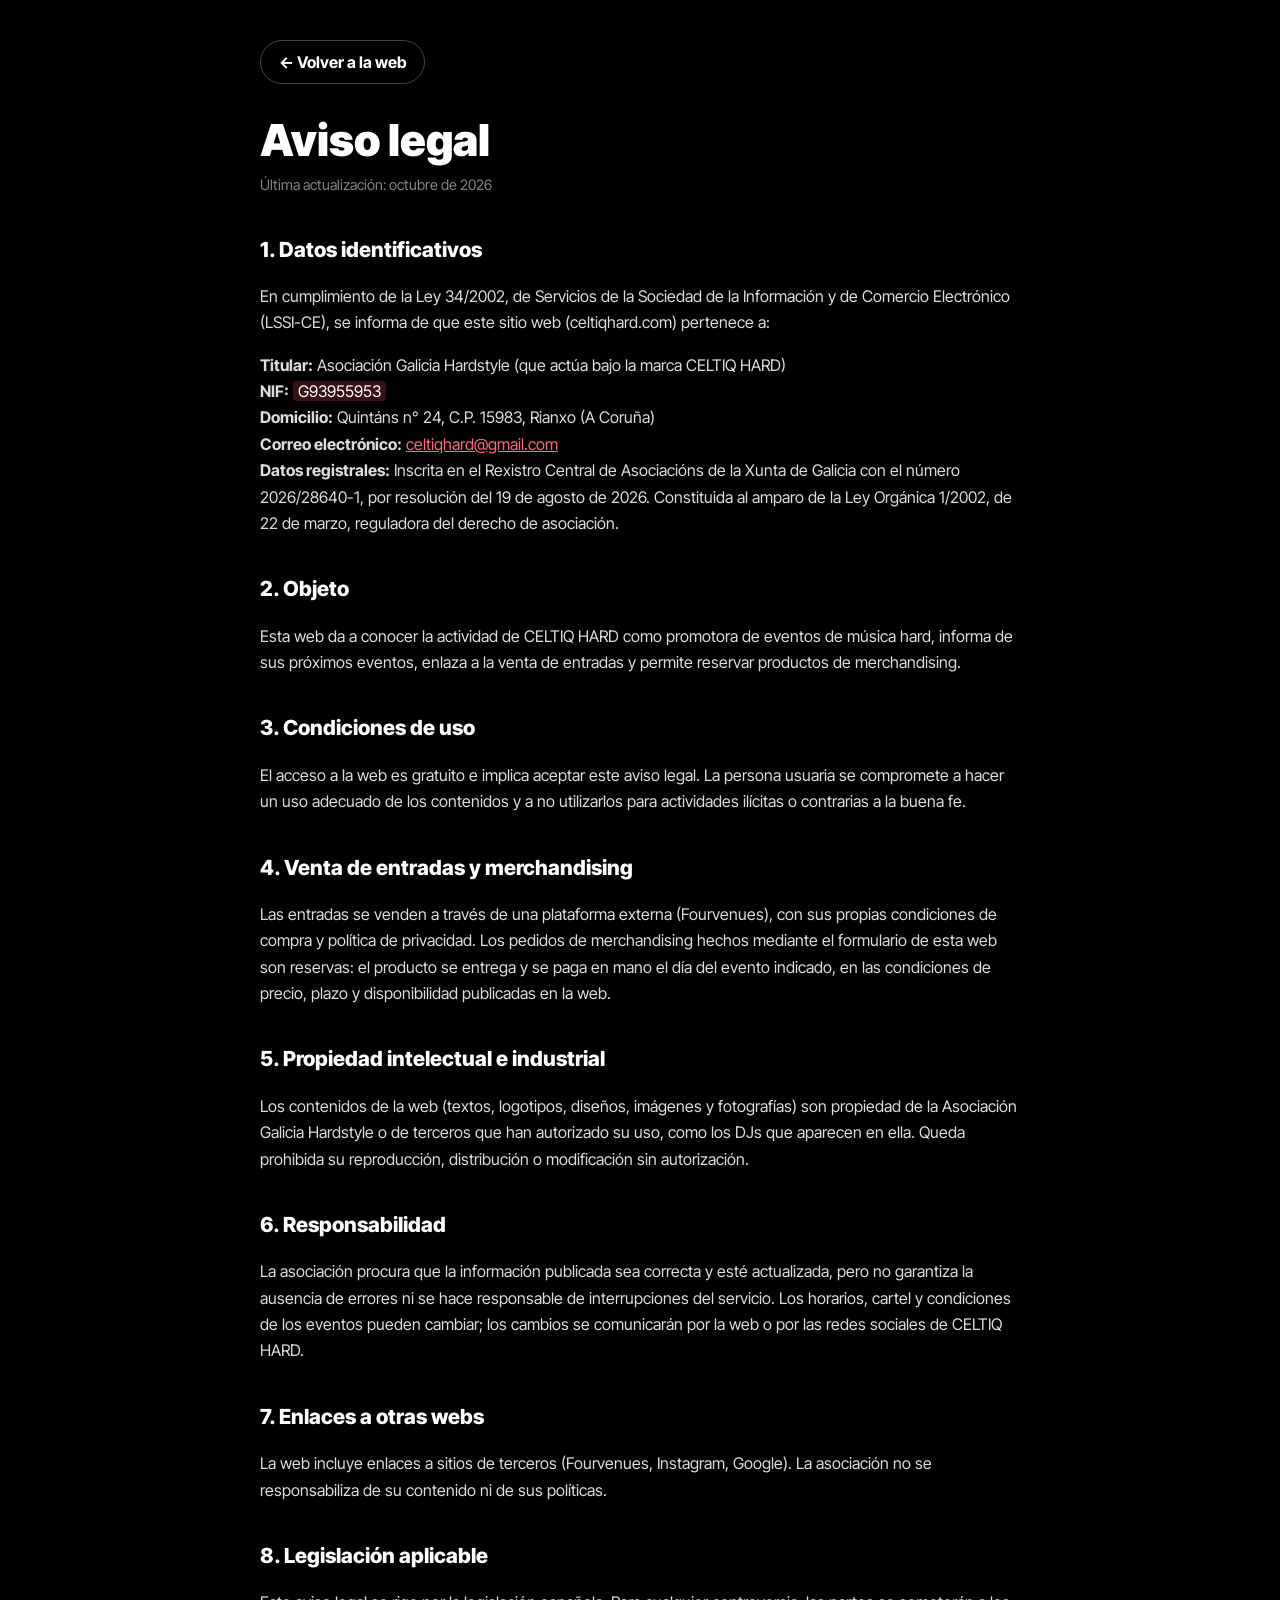
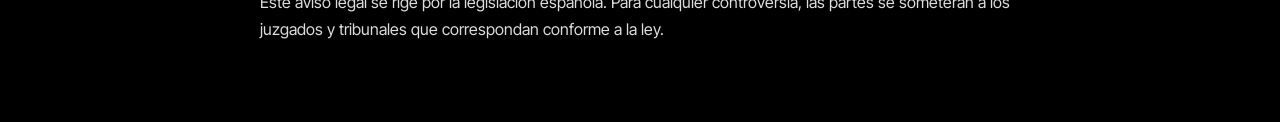
<file: aviso-legal.html>
<!DOCTYPE html>
<html lang="es">
<head>
<meta charset="UTF-8">
<meta name="viewport" content="width=device-width, initial-scale=1, viewport-fit=cover">
<meta name="robots" content="noindex,follow">
<title>Aviso legal | CELTIQ HARD</title>
<link rel="preconnect" href="https://fonts.googleapis.com">
<link href="https://fonts.googleapis.com/css2?family=Inter+Tight:wght@400;600;800;900&display=swap" rel="stylesheet">
<style>
:root{color-scheme:dark}
body{margin:0;background:#000;color:#ddd;font-family:'Inter Tight',system-ui,sans-serif;line-height:1.65;padding:env(safe-area-inset-top,0) 0 env(safe-area-inset-bottom,0)}
main{max-width:760px;margin:0 auto;padding:2.5rem 1.25rem 4rem}
.volver{display:inline-block;color:#fff;text-decoration:none;font-weight:700;margin-bottom:2rem;border:1px solid #444;border-radius:999px;padding:.5rem 1.1rem}
.volver:hover{border-color:#dc3545}
h1{color:#fff;font-size:clamp(2rem,6vw,2.75rem);font-weight:900;line-height:1.1;margin:0 0 .5rem}
h2{color:#fff;font-size:1.3rem;font-weight:800;margin:2.25rem 0 .5rem}
.fecha{opacity:.6;font-size:.9rem;margin:0 0 2rem}
a{color:#ff6b78}
table{width:100%;border-collapse:collapse;font-size:.92rem;margin:1rem 0}
.tabla{overflow-x:auto}
th,td{text-align:left;padding:.6rem;border-bottom:1px solid #333;vertical-align:top}
th{color:#fff}
.pendiente{background:#3a1015;color:#fff;padding:0 .3rem;border-radius:4px}
button{background:#dc3545;color:#fff;border:0;border-radius:999px;padding:.75rem 1.5rem;font:inherit;font-weight:800;cursor:pointer}
</style>
</head>
<body>
<main>
<a class="volver" href="index.html">&larr; Volver a la web</a>
<h1>Aviso legal</h1>
<p class="fecha">Última actualización: octubre de 2026</p>

<h2>1. Datos identificativos</h2>
<p>En cumplimiento de la Ley 34/2002, de Servicios de la Sociedad de la Información y de Comercio Electrónico (LSSI-CE), se informa de que este sitio web (celtiqhard.com) pertenece a:</p>
<p><strong>Titular:</strong> Asociación Galicia Hardstyle (que actúa bajo la marca CELTIQ HARD)<br>
<strong>NIF:</strong> <span class="pendiente">G93955953</span><br>
<strong>Domicilio:</strong> Quintáns n° 24, C.P. 15983, Rianxo (A Coruña) <br>
<strong>Correo electrónico:</strong> <a href="mailto:celtiqhard@gmail.com">celtiqhard@gmail.com</a><br>
<strong>Datos registrales:</strong> Inscrita en el Rexistro Central de Asociacións de la Xunta de Galicia con el número 2026/28640-1, por resolución del 19 de agosto de 2026. Constituida al amparo de la Ley Orgánica 1/2002, de 22 de marzo, reguladora del derecho de asociación.</p>

<h2>2. Objeto</h2>
<p>Esta web da a conocer la actividad de CELTIQ HARD como promotora de eventos de música hard, informa de sus próximos eventos, enlaza a la venta de entradas y permite reservar productos de merchandising.</p>

<h2>3. Condiciones de uso</h2>
<p>El acceso a la web es gratuito e implica aceptar este aviso legal. La persona usuaria se compromete a hacer un uso adecuado de los contenidos y a no utilizarlos para actividades ilícitas o contrarias a la buena fe.</p>

<h2>4. Venta de entradas y merchandising</h2>
<p>Las entradas se venden a través de una plataforma externa (Fourvenues), con sus propias condiciones de compra y política de privacidad. Los pedidos de merchandising hechos mediante el formulario de esta web son reservas: el producto se entrega y se paga en mano el día del evento indicado, en las condiciones de precio, plazo y disponibilidad publicadas en la web.</p>

<h2>5. Propiedad intelectual e industrial</h2>
<p>Los contenidos de la web (textos, logotipos, diseños, imágenes y fotografías) son propiedad de la Asociación Galicia Hardstyle o de terceros que han autorizado su uso, como los DJs que aparecen en ella. Queda prohibida su reproducción, distribución o modificación sin autorización.</p>

<h2>6. Responsabilidad</h2>
<p>La asociación procura que la información publicada sea correcta y esté actualizada, pero no garantiza la ausencia de errores ni se hace responsable de interrupciones del servicio. Los horarios, cartel y condiciones de los eventos pueden cambiar; los cambios se comunicarán por la web o por las redes sociales de CELTIQ HARD.</p>

<h2>7. Enlaces a otras webs</h2>
<p>La web incluye enlaces a sitios de terceros (Fourvenues, Instagram, Google). La asociación no se responsabiliza de su contenido ni de sus políticas.</p>

<h2>8. Legislación aplicable</h2>
<p>Este aviso legal se rige por la legislación española. Para cualquier controversia, las partes se someterán a los juzgados y tribunales que correspondan conforme a la ley.</p>

</main>
</body>
</html>
</file>
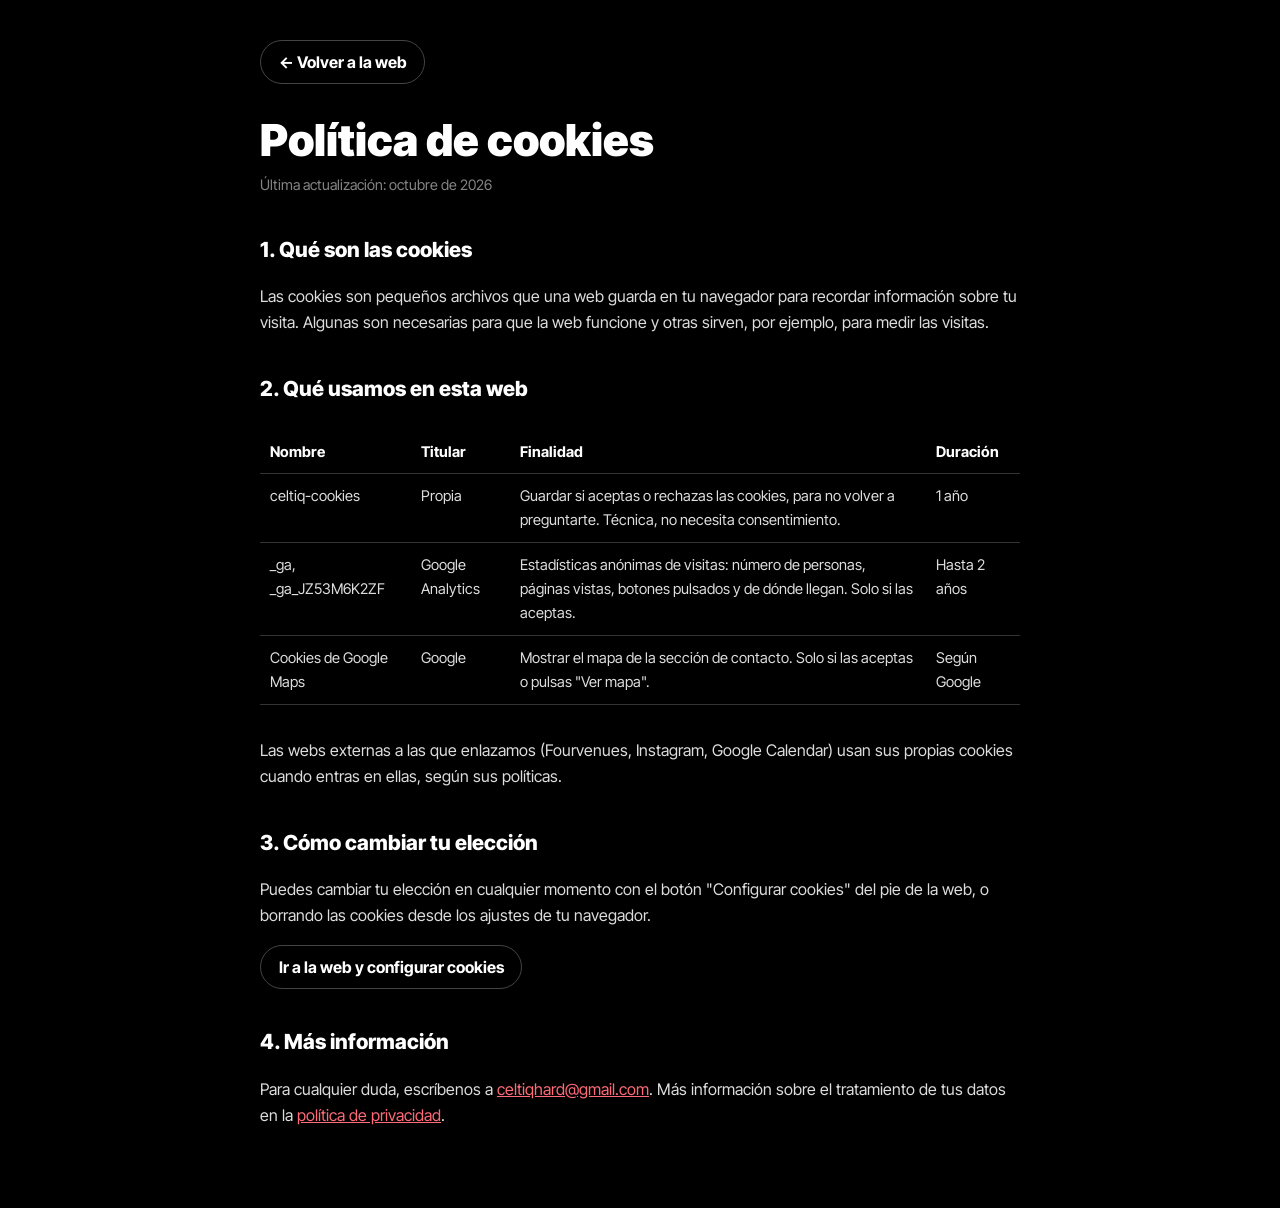
<file: cookies.html>
<!DOCTYPE html>
<html lang="es">
<head>
<meta charset="UTF-8">
<meta name="viewport" content="width=device-width, initial-scale=1, viewport-fit=cover">
<meta name="robots" content="noindex,follow">
<title>Política de cookies | CELTIQ HARD</title>
<link rel="preconnect" href="https://fonts.googleapis.com">
<link href="https://fonts.googleapis.com/css2?family=Inter+Tight:wght@400;600;800;900&display=swap" rel="stylesheet">
<style>
:root{color-scheme:dark}
body{margin:0;background:#000;color:#ddd;font-family:'Inter Tight',system-ui,sans-serif;line-height:1.65;padding:env(safe-area-inset-top,0) 0 env(safe-area-inset-bottom,0)}
main{max-width:760px;margin:0 auto;padding:2.5rem 1.25rem 4rem}
.volver{display:inline-block;color:#fff;text-decoration:none;font-weight:700;margin-bottom:2rem;border:1px solid #444;border-radius:999px;padding:.5rem 1.1rem}
.volver:hover{border-color:#dc3545}
h1{color:#fff;font-size:clamp(2rem,6vw,2.75rem);font-weight:900;line-height:1.1;margin:0 0 .5rem}
h2{color:#fff;font-size:1.3rem;font-weight:800;margin:2.25rem 0 .5rem}
.fecha{opacity:.6;font-size:.9rem;margin:0 0 2rem}
a{color:#ff6b78}
table{width:100%;border-collapse:collapse;font-size:.92rem;margin:1rem 0}
.tabla{overflow-x:auto}
th,td{text-align:left;padding:.6rem;border-bottom:1px solid #333;vertical-align:top}
th{color:#fff}
.pendiente{background:#3a1015;color:#fff;padding:0 .3rem;border-radius:4px}
button{background:#dc3545;color:#fff;border:0;border-radius:999px;padding:.75rem 1.5rem;font:inherit;font-weight:800;cursor:pointer}
</style>
</head>
<body>
<main>
<a class="volver" href="index.html">&larr; Volver a la web</a>
<h1>Política de cookies</h1>
<p class="fecha">Última actualización: octubre de 2026</p>

<h2>1. Qué son las cookies</h2>
<p>Las cookies son pequeños archivos que una web guarda en tu navegador para recordar información sobre tu visita. Algunas son necesarias para que la web funcione y otras sirven, por ejemplo, para medir las visitas.</p>

<h2>2. Qué usamos en esta web</h2>
<div class="tabla"><table>
<thead><tr><th>Nombre</th><th>Titular</th><th>Finalidad</th><th>Duración</th></tr></thead>
<tbody>
<tr><td>celtiq-cookies</td><td>Propia</td><td>Guardar si aceptas o rechazas las cookies, para no volver a preguntarte. Técnica, no necesita consentimiento.</td><td>1 año</td></tr>
<tr><td>_ga, _ga_JZ53M6K2ZF</td><td>Google Analytics</td><td>Estadísticas anónimas de visitas: número de personas, páginas vistas, botones pulsados y de dónde llegan. Solo si las aceptas.</td><td>Hasta 2 años</td></tr>
<tr><td>Cookies de Google Maps</td><td>Google</td><td>Mostrar el mapa de la sección de contacto. Solo si las aceptas o pulsas "Ver mapa".</td><td>Según Google</td></tr>
</tbody>
</table></div>
<p>Las webs externas a las que enlazamos (Fourvenues, Instagram, Google Calendar) usan sus propias cookies cuando entras en ellas, según sus políticas.</p>

<h2>3. Cómo cambiar tu elección</h2>
<p>Puedes cambiar tu elección en cualquier momento con el botón "Configurar cookies" del pie de la web, o borrando las cookies desde los ajustes de tu navegador.</p>
<p><a href="index.html" class="volver" style="margin:0">Ir a la web y configurar cookies</a></p>

<h2>4. Más información</h2>
<p>Para cualquier duda, escríbenos a <a href="mailto:celtiqhard@gmail.com">celtiqhard@gmail.com</a>. Más información sobre el tratamiento de tus datos en la <a href="privacidad.html">política de privacidad</a>.</p>

</main>
</body>
</html>
</file>
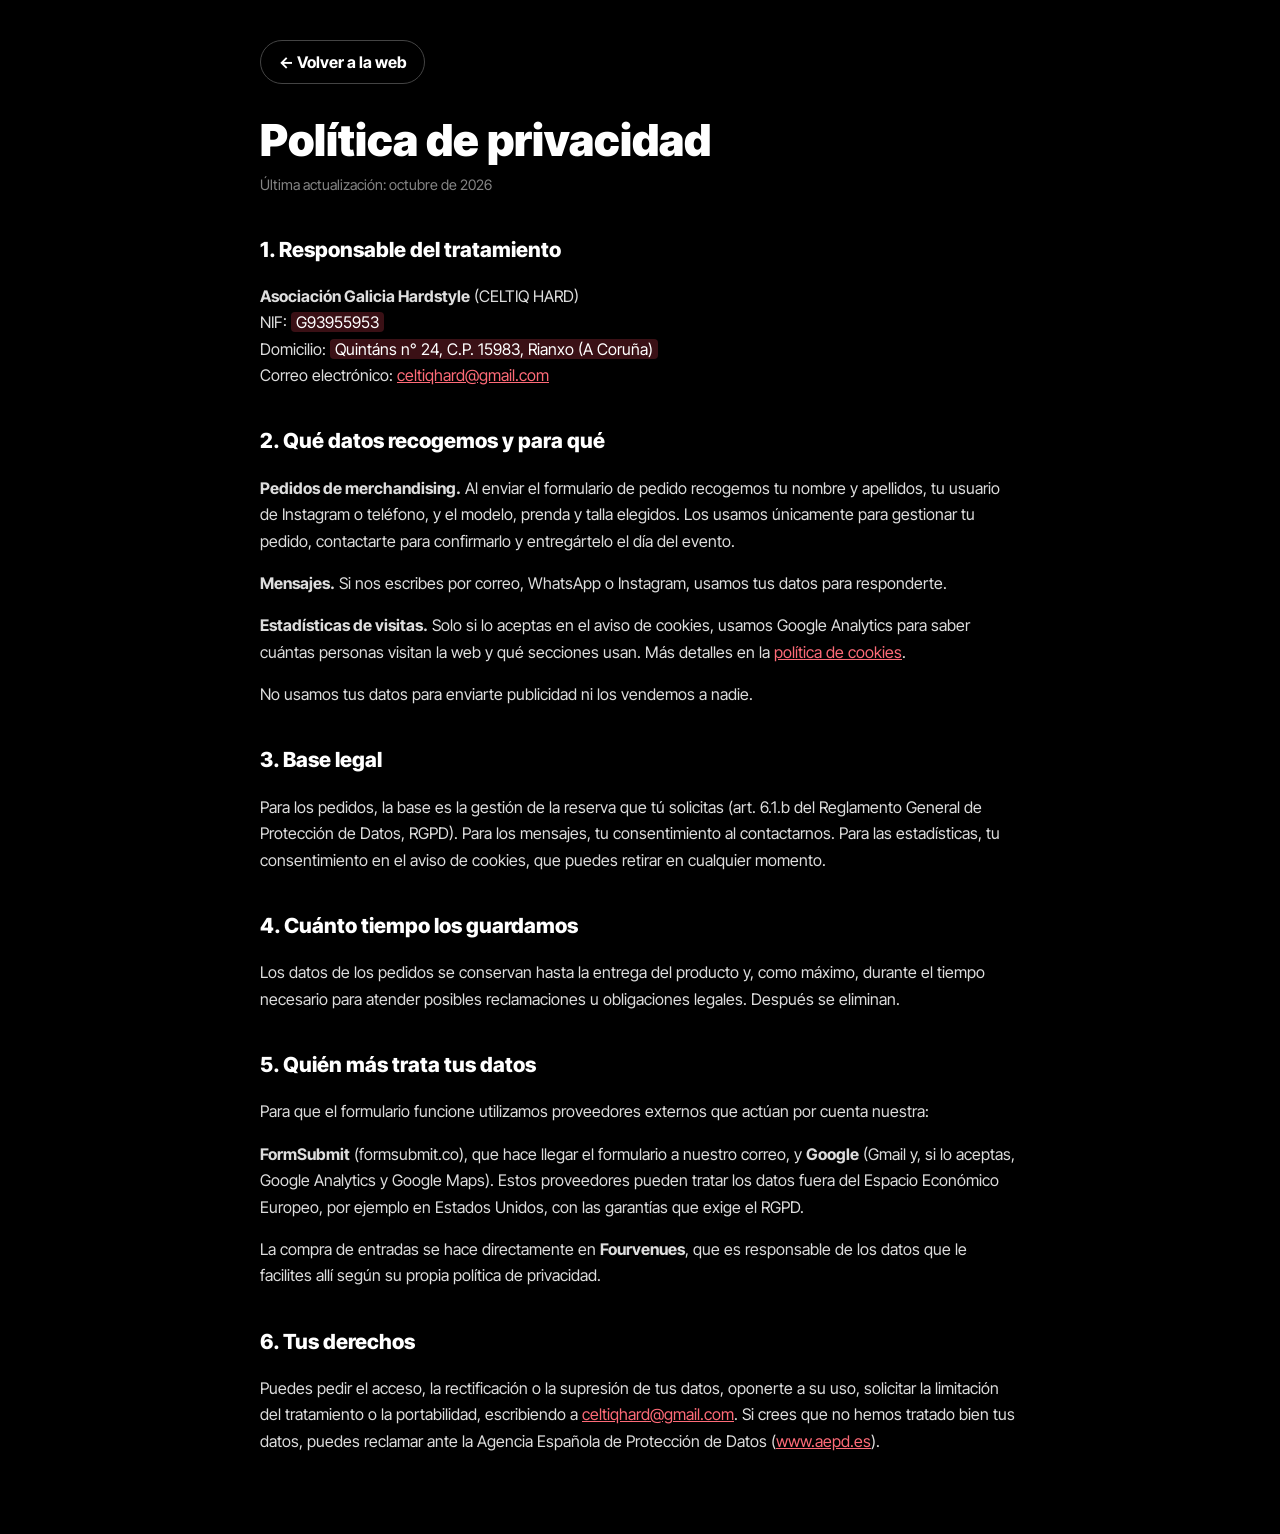
<file: privacidad.html>
<!DOCTYPE html>
<html lang="es">
<head>
<meta charset="UTF-8">
<meta name="viewport" content="width=device-width, initial-scale=1, viewport-fit=cover">
<meta name="robots" content="noindex,follow">
<title>Política de privacidad | CELTIQ HARD</title>
<link rel="preconnect" href="https://fonts.googleapis.com">
<link href="https://fonts.googleapis.com/css2?family=Inter+Tight:wght@400;600;800;900&display=swap" rel="stylesheet">
<style>
:root{color-scheme:dark}
body{margin:0;background:#000;color:#ddd;font-family:'Inter Tight',system-ui,sans-serif;line-height:1.65;padding:env(safe-area-inset-top,0) 0 env(safe-area-inset-bottom,0)}
main{max-width:760px;margin:0 auto;padding:2.5rem 1.25rem 4rem}
.volver{display:inline-block;color:#fff;text-decoration:none;font-weight:700;margin-bottom:2rem;border:1px solid #444;border-radius:999px;padding:.5rem 1.1rem}
.volver:hover{border-color:#dc3545}
h1{color:#fff;font-size:clamp(2rem,6vw,2.75rem);font-weight:900;line-height:1.1;margin:0 0 .5rem}
h2{color:#fff;font-size:1.3rem;font-weight:800;margin:2.25rem 0 .5rem}
.fecha{opacity:.6;font-size:.9rem;margin:0 0 2rem}
a{color:#ff6b78}
table{width:100%;border-collapse:collapse;font-size:.92rem;margin:1rem 0}
.tabla{overflow-x:auto}
th,td{text-align:left;padding:.6rem;border-bottom:1px solid #333;vertical-align:top}
th{color:#fff}
.pendiente{background:#3a1015;color:#fff;padding:0 .3rem;border-radius:4px}
button{background:#dc3545;color:#fff;border:0;border-radius:999px;padding:.75rem 1.5rem;font:inherit;font-weight:800;cursor:pointer}
</style>
</head>
<body>
<main>
<a class="volver" href="index.html">&larr; Volver a la web</a>
<h1>Política de privacidad</h1>
<p class="fecha">Última actualización: octubre de 2026</p>

<h2>1. Responsable del tratamiento</h2>
<p><strong>Asociación Galicia Hardstyle</strong> (CELTIQ HARD)<br>
NIF: <span class="pendiente">G93955953</span><br>
Domicilio: <span class="pendiente"> Quintáns n° 24, C.P. 15983, Rianxo (A Coruña) </span><br>
Correo electrónico: <a href="mailto:celtiqhard@gmail.com">celtiqhard@gmail.com</a></p>

<h2>2. Qué datos recogemos y para qué</h2>
<p><strong>Pedidos de merchandising.</strong> Al enviar el formulario de pedido recogemos tu nombre y apellidos, tu usuario de Instagram o teléfono, y el modelo, prenda y talla elegidos. Los usamos únicamente para gestionar tu pedido, contactarte para confirmarlo y entregártelo el día del evento.</p>
<p><strong>Mensajes.</strong> Si nos escribes por correo, WhatsApp o Instagram, usamos tus datos para responderte.</p>
<p><strong>Estadísticas de visitas.</strong> Solo si lo aceptas en el aviso de cookies, usamos Google Analytics para saber cuántas personas visitan la web y qué secciones usan. Más detalles en la <a href="cookies.html">política de cookies</a>.</p>
<p>No usamos tus datos para enviarte publicidad ni los vendemos a nadie.</p>

<h2>3. Base legal</h2>
<p>Para los pedidos, la base es la gestión de la reserva que tú solicitas (art. 6.1.b del Reglamento General de Protección de Datos, RGPD). Para los mensajes, tu consentimiento al contactarnos. Para las estadísticas, tu consentimiento en el aviso de cookies, que puedes retirar en cualquier momento.</p>

<h2>4. Cuánto tiempo los guardamos</h2>
<p>Los datos de los pedidos se conservan hasta la entrega del producto y, como máximo, durante el tiempo necesario para atender posibles reclamaciones u obligaciones legales. Después se eliminan.</p>

<h2>5. Quién más trata tus datos</h2>
<p>Para que el formulario funcione utilizamos proveedores externos que actúan por cuenta nuestra:</p>
<p><strong>FormSubmit</strong> (formsubmit.co), que hace llegar el formulario a nuestro correo, y <strong>Google</strong> (Gmail y, si lo aceptas, Google Analytics y Google Maps). Estos proveedores pueden tratar los datos fuera del Espacio Económico Europeo, por ejemplo en Estados Unidos, con las garantías que exige el RGPD.</p>
<p>La compra de entradas se hace directamente en <strong>Fourvenues</strong>, que es responsable de los datos que le facilites allí según su propia política de privacidad.</p>

<h2>6. Tus derechos</h2>
<p>Puedes pedir el acceso, la rectificación o la supresión de tus datos, oponerte a su uso, solicitar la limitación del tratamiento o la portabilidad, escribiendo a <a href="mailto:celtiqhard@gmail.com">celtiqhard@gmail.com</a>. Si crees que no hemos tratado bien tus datos, puedes reclamar ante la Agencia Española de Protección de Datos (<a href="https://www.aepd.es" target="_blank" rel="noopener">www.aepd.es</a>).</p>

</main>
</body>
</html>
</file>
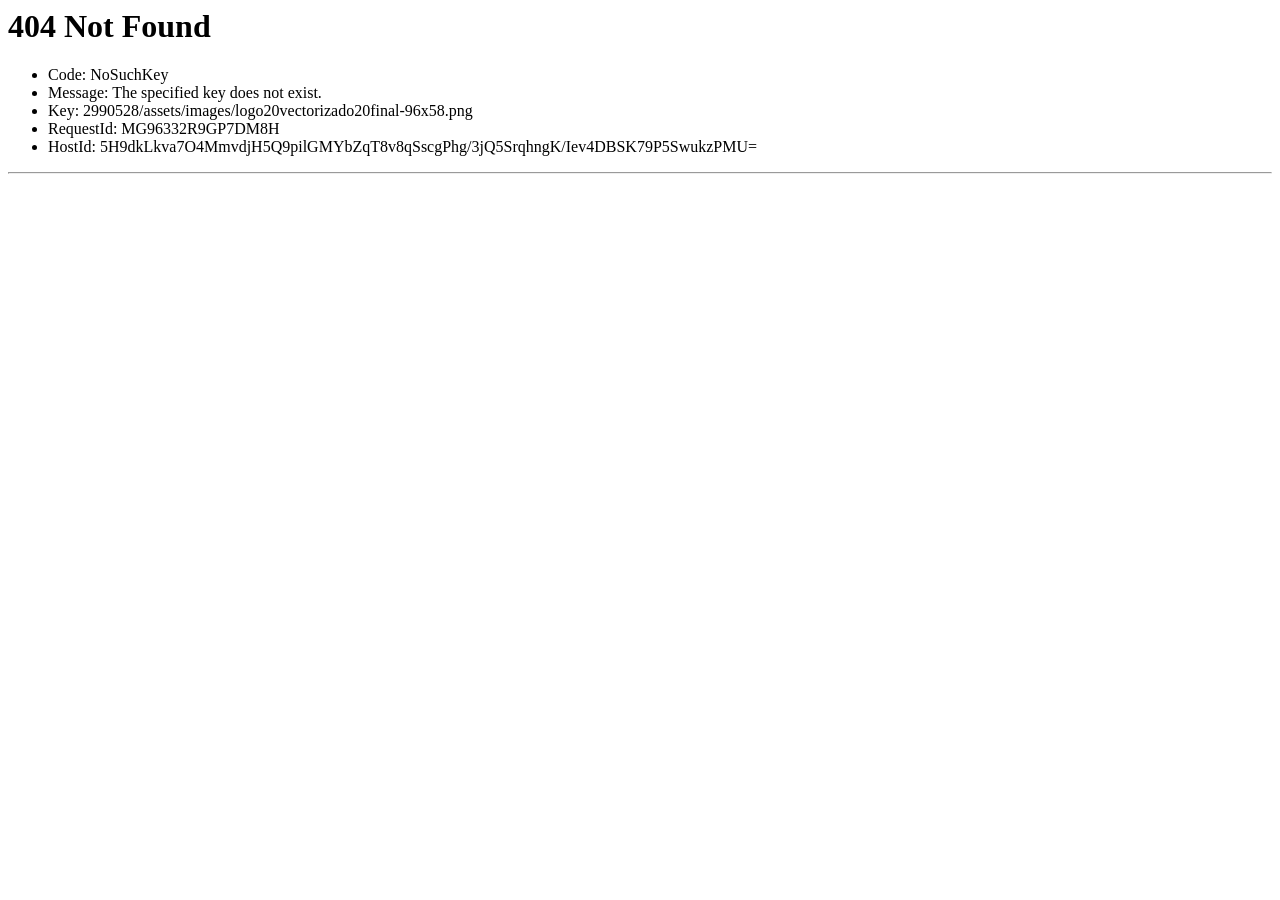
<file: r.mobirisesite.com/2990528/assets/images/logo20vectorizado20final-96x58ecd5.html>
<html>
<head><title>404 Not Found</title></head>
<body>
<h1>404 Not Found</h1>
<ul>
<li>Code: NoSuchKey</li>
<li>Message: The specified key does not exist.</li>
<li>Key: 2990528/assets/images/logo20vectorizado20final-96x58.png</li>
<li>RequestId: MG96332R9GP7DM8H</li>
<li>HostId: 5H9dkLkva7O4MmvdjH5Q9pilGMYbZqT8v8qSscgPhg/3jQ5SrqhngK/Iev4DBSK79P5SwukzPMU=</li>
</ul>
<hr/>
</body>
</html>
</file>
